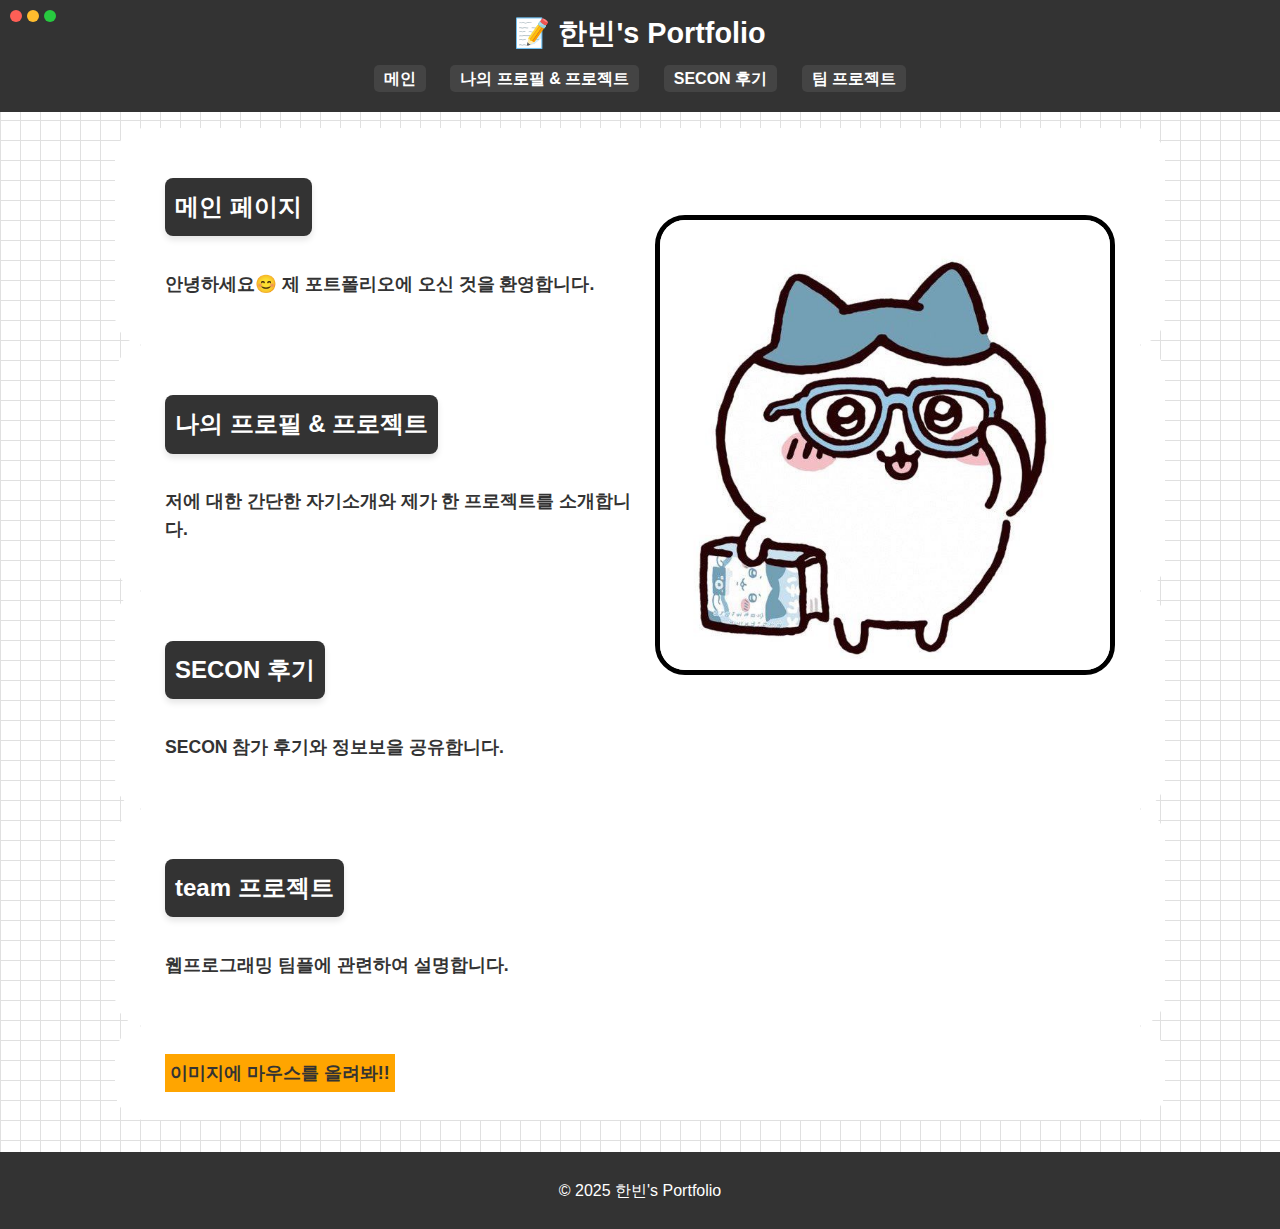
<file: index.html>
<!DOCTYPE html>
<html lang="ko">
  <head>
    <meta charset="UTF-8" />
    <meta name="viewport" content="width=device-width, initial-scale=1.0" />
    <title>한빈's Portfolio</title>
    <link rel="stylesheet" href="styles.css" />
    <style>
      /* 반응형 이미지 스타일 */
      @media (max-width: 480px) {
        img {
          max-width: 100% !important;
          height: auto !important;
        }
      }
    </style>
  </head>
  <body>
    <header>
      <div class="header-dots">
        <span class="dot red"></span>
        <span class="dot yellow"></span>
        <span class="dot green"></span>
      </div>
      <h1>📝 한빈's Portfolio</h1>
      <nav>
        <a href="index.html">메인</a>
        <a href="my.html">나의 프로필 & 프로젝트</a>
        <a href="secon.html">SECON 후기</a>
        <a href="team.html">팀 프로젝트</a>
      </nav>
    </header>

    <main>
      <section id="main" class="container" style="padding: 30px 50px;">
        <h2>메인 페이지</h2>
        <p>안녕하세요😊 제 포트폴리오에 오신 것을 환영합니다.</p>
        <img
          src="images/book.png"
          alt="Book Image"
          title="안녕!! 내 이름은 박한빈이야"
          style="
            float: right;
            margin-left: 10px;
            max-width: 450px;
            margin-top: -100px;
          "
        />
      </section>

      <section id="profile" class="container" style="padding: 30px 50px;">
        <h2>나의 프로필 & 프로젝트</h2>
        <p>저에 대한 간단한 자기소개와 제가 한 프로젝트를 소개합니다.</p>
      </section>

      <section id="secon" class="container" style="padding: 30px 50px;">
        <h2>SECON 후기</h2>
        <p>SECON 참가 후기와 정보보을 공유합니다.</p>
      </section>

      <section id="team" class="container" style="padding: 30px 50px;">
        <h2>team 프로젝트</h2>
        <p>웹프로그래밍 팀플에 관련하여 설명합니다.</p>
      </section>

      <section class="container" style="padding: 10px 50px;">
        <p
          style="background-color: orange; display: inline-block; padding: 5px"
        >
          이미지에 마우스를 올려봐!!
        </p>
      </section>
    </main>

    <footer>
      <p>© 2025 한빈's Portfolio</p>
    </footer>
  </body>
</html>
</file>
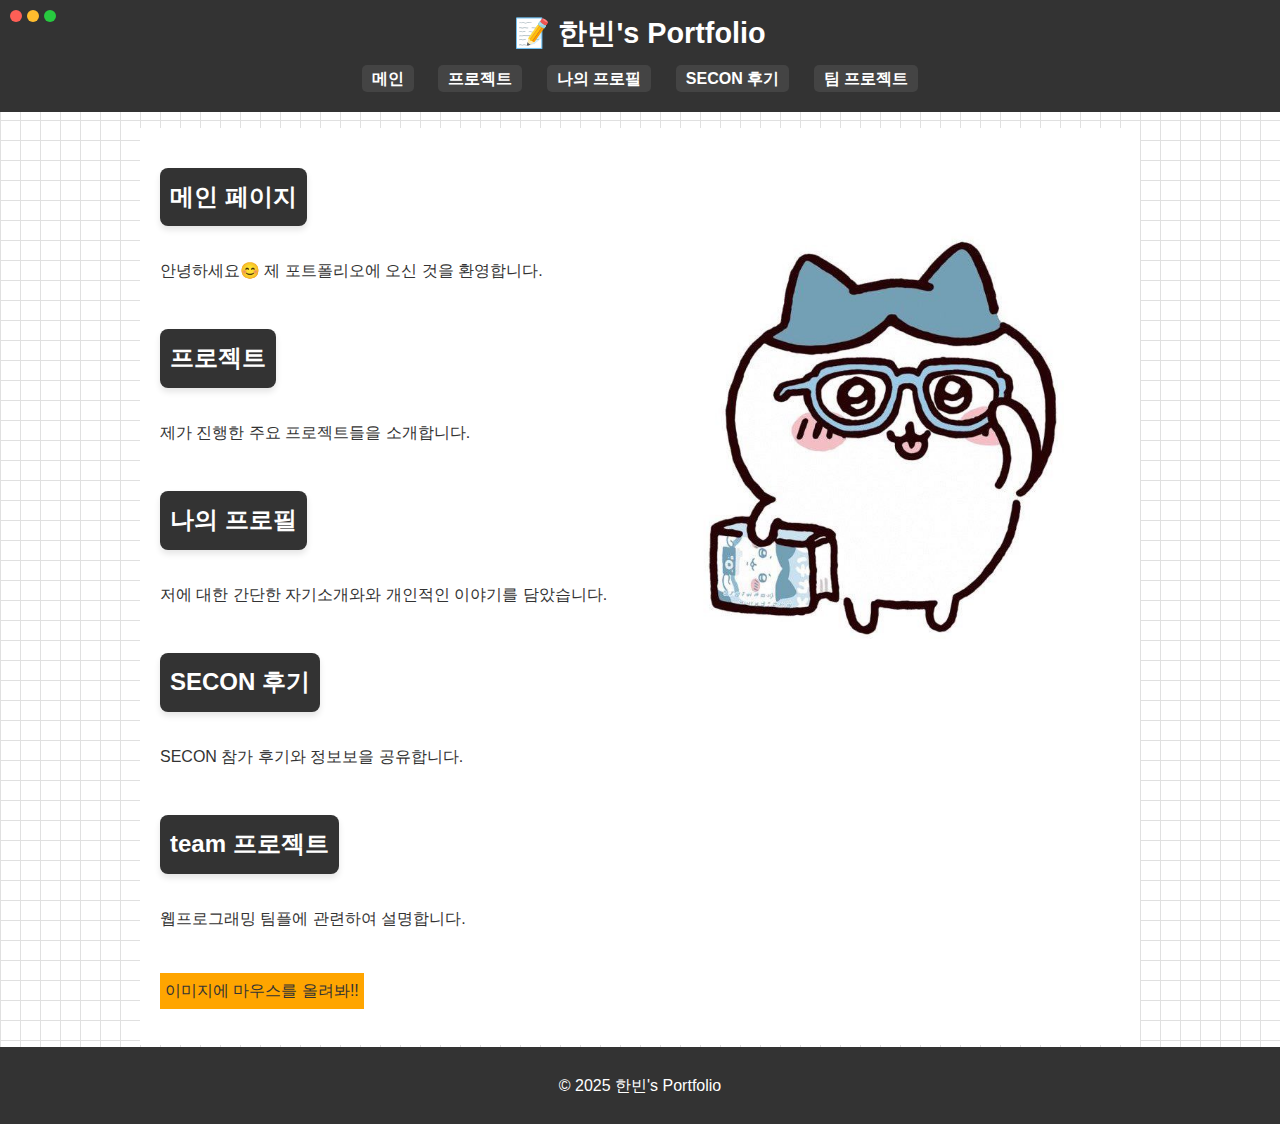
<file: 개인 사이트/index.html>
<!DOCTYPE html>
<html lang="ko">
  <head>
    <meta charset="UTF-8" />
    <meta name="viewport" content="width=device-width, initial-scale=1.0" />
    <title>한빈's Portfolio</title>
    <link rel="stylesheet" href="styles.css" />
  </head>
  <body>
    <header>
      <div class="header-dots">
        <span class="dot red"></span>
        <span class="dot yellow"></span>
        <span class="dot green"></span>
      </div>
      <h1>📝 한빈's Portfolio</h1>
      <nav>
        <a href="index.html">메인</a>
        <a href="projects.html">프로젝트</a>
        <a href="my.html">나의 프로필</a>
        <a href="secon.html">SECON 후기</a>
        <a href="team.html">팀 프로젝트</a>
      </nav>
    </header>

    <main>
      <section id="main" class="container">
        <h2>메인 페이지</h2>
        <p>안녕하세요😊 제 포트폴리오에 오신 것을 환영합니다.</p>
        <img
          src="images/book.png"
          alt="Book Image"
          title="안녕!! 내 이름은 박한빈이야"
          style="
            float: right;
            margin-left: 10px;
            max-width: 450px;
            margin-top: -100px;
          "
        />
      </section>

      <section id="projects" class="container">
        <h2>프로젝트</h2>
        <p>제가 진행한 주요 프로젝트들을 소개합니다.</p>
      </section>

      <section id="profile" class="container">
        <h2>나의 프로필</h2>
        <p>저에 대한 간단한 자기소개와와 개인적인 이야기를 담았습니다.</p>
      </section>

      <section id="secon" class="container">
        <h2>SECON 후기</h2>
        <p>SECON 참가 후기와 정보보을 공유합니다.</p>
      </section>

      <section id="team" class="container">
        <h2>team 프로젝트</h2>
        <p>웹프로그래밍 팀플에 관련하여 설명합니다.</p>
      </section>

      <section class="container">
        <p
          style="background-color: orange; display: inline-block; padding: 5px"
        >
          이미지에 마우스를 올려봐!!
        </p>
      </section>
    </main>

    <footer>
      <p>© 2025 한빈's Portfolio</p>
    </footer>
  </body>
</html>
</file>
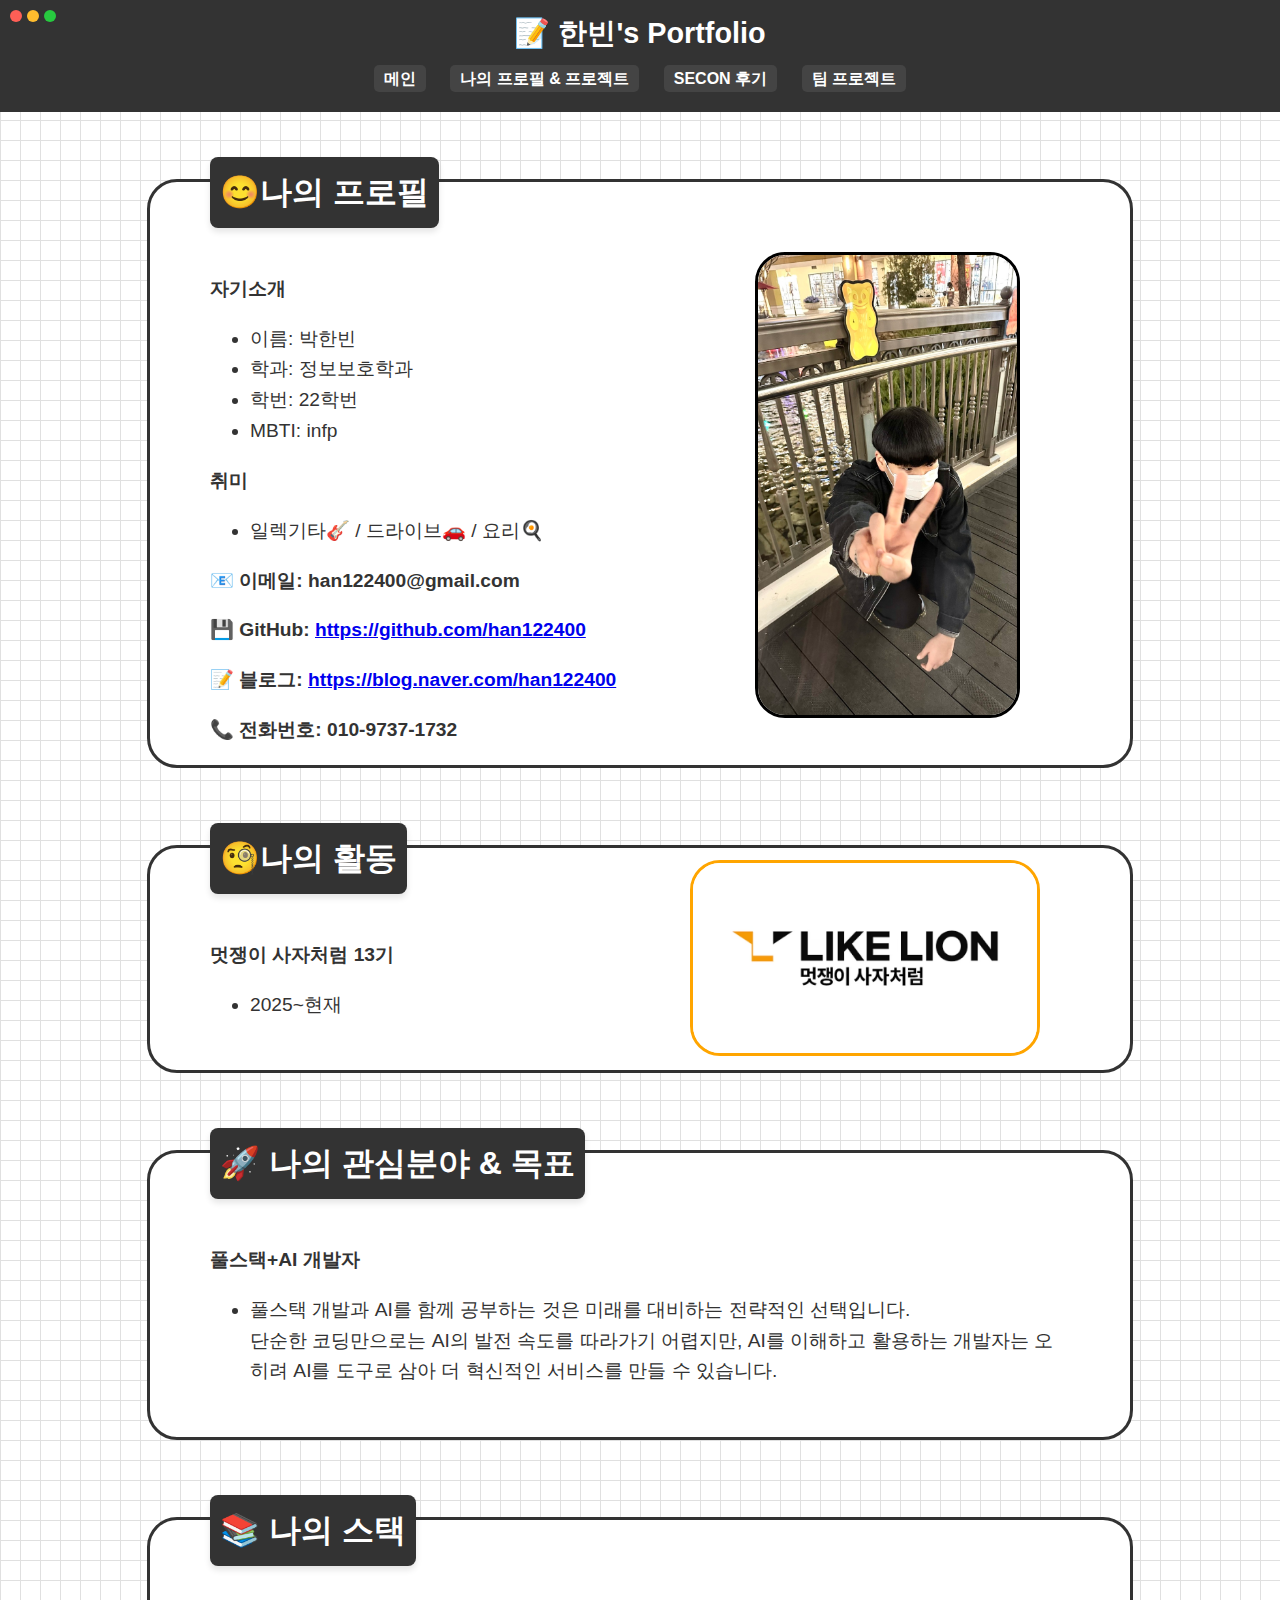
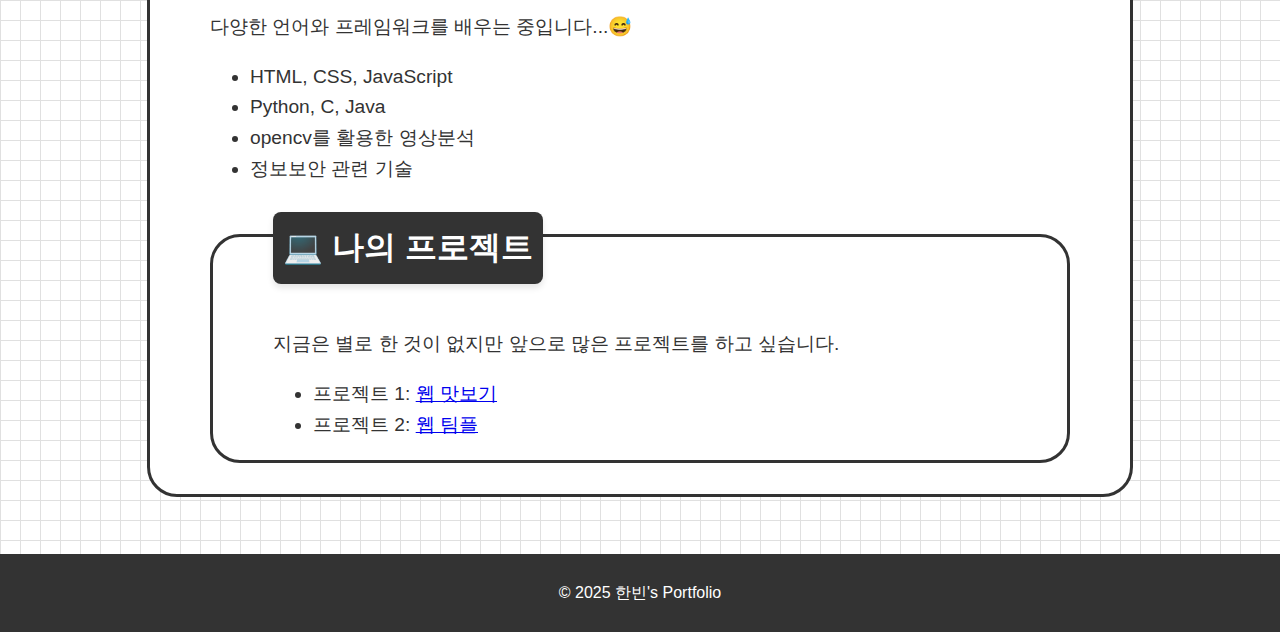
<file: my.html>
<!DOCTYPE html>
<html lang="ko">
  <head>
    <meta charset="UTF-8" />
    <meta name="viewport" content="width=device-width, initial-scale=1.0" />
    <title>프로필 & 프로젝트 - 한빈's Portfolio</title>
    <link rel="stylesheet" href="styles.css" />
    <style>
      /* 반응형 이미지 스타일 */
      @media (max-width: 480px) {
        img {
          max-width: 100% !important;
          height: auto !important;
        }
      }
    </style>
  </head>
  <body>
    <header>
      <div class="header-dots">
        <span class="dot red"></span>
        <span class="dot yellow"></span>
        <span class="dot green"></span>
      </div>
      <h1>📝 한빈's Portfolio</h1>
      <nav>
        <a href="index.html">메인</a>
        <a href="my.html">나의 프로필 & 프로젝트</a>
        <a href="secon.html">SECON 후기</a>
        <a href="team.html">팀 프로젝트</a>
      </nav>
    </header>
    <main>
      <br/><br/>
      <section class="my-container">
        <h2 class="my-h2">😊나의 프로필</h2>
        <img src="images/me_2.jpg" alt="me_2" style="max-width: 400px; height: 460px; border: 3px solid rgb(0, 0, 0); 
        float: right; margin-right: 50px; margin-top: 70px;" />
        <p style="font-weight: 800">자기소개</p>
        <ul>
          <li>이름: 박한빈</li>
          <li>학과: 정보보호학과</li>
          <li>학번: 22학번</li>
          <li>MBTI: infp</li>
        </ul>
        <p style="font-weight: 800">취미</p>
        <ul>
          <li>일렉기타🎸 / 드라이브🚗 / 요리🍳</li>
        </ul>
        <p style="font-weight: 700">📧 이메일: han122400@gmail.com</p>
        <p style="font-weight: 700">
          💾 GitHub:
          <a href="https://github.com/han122400" target="_blank"
            >https://github.com/han122400</a>
        </p>
        <p style="font-weight: 700">
          📝 블로그:
          <a href="https://blog.naver.com/han122400" target="_blank"
            >https://blog.naver.com/han122400</a>
        </p>
        <p style="font-weight: 700">📞 전화번호: 010-9737-1732</p>
      </section>
      <br/><br/><br/>

      <section class="my-container">
        <h2 class="my-h2">🧐나의 활동</h2>
        <p style="font-weight: 700">멋쟁이 사자처럼 13기</p>
        <ul>
          <li>2025~현재</li>
        </ul>
        <img src="images/lion.png" alt="Lion Image" style="max-width: 350px; height: 190px; border: 3px solid orange; 
        float: right; margin-right: 30px; margin-top: -180px;" />
        <br/>
      </section>
      <br/><br/><br/>

      <section class="my-container">
        <h2 class="my-h2">🚀 나의 관심분야 & 목표</h2>
        <p style="font-weight: 700">풀스택+AI 개발자</p>
        <ul>
          <li>풀스택 개발과 AI를 함께 공부하는 것은 미래를 대비하는 전략적인 선택입니다.<br/>
            단순한 코딩만으로는 AI의 발전 속도를 따라가기 어렵지만, AI를 이해하고 활용하는 개발자는 오히려 AI를 도구로 삼아 더 혁신적인 서비스를 만들 수 있습니다.
            </li>
        </ul>
        <br/>
      </section>
      <br/><br/><br/>

      <section class="my-container">
        <h2 class="my-h2">📚 나의 스택</h2>
        <p>다양한 언어와 프레임워크를 배우는 중입니다...😅</p>
        <ul>
          <li>HTML, CSS, JavaScript</li>
          <li>Python, C, Java</li>
          <li>opencv를 활용한 영상분석</li>
          <li>정보보안 관련 기술</li>
        </ul>
        <br/>
      <section class="my-container">
        <h2 class="my-h2">💻 나의 프로젝트</h2>
        <p>지금은 별로 한 것이 없지만 앞으로 많은 프로젝트를 하고 싶습니다.</p>
        <ul>
          <li>프로젝트 1: <a href="https://github.com/han122400/Web_HTML_0405" target="_blank"
            >웹 맛보기</a></li>
          <li>프로젝트 2: <a href="https://github.com/han122400/HCJDEMO" target="_blank"
            >웹 팀플</a></li>
        </ul>
      </section>
      <br/>

    </main>
    <br/>
    <footer>
      <p>© 2025 한빈's Portfolio</p>
    </footer>
  </body>
</html>
</file>
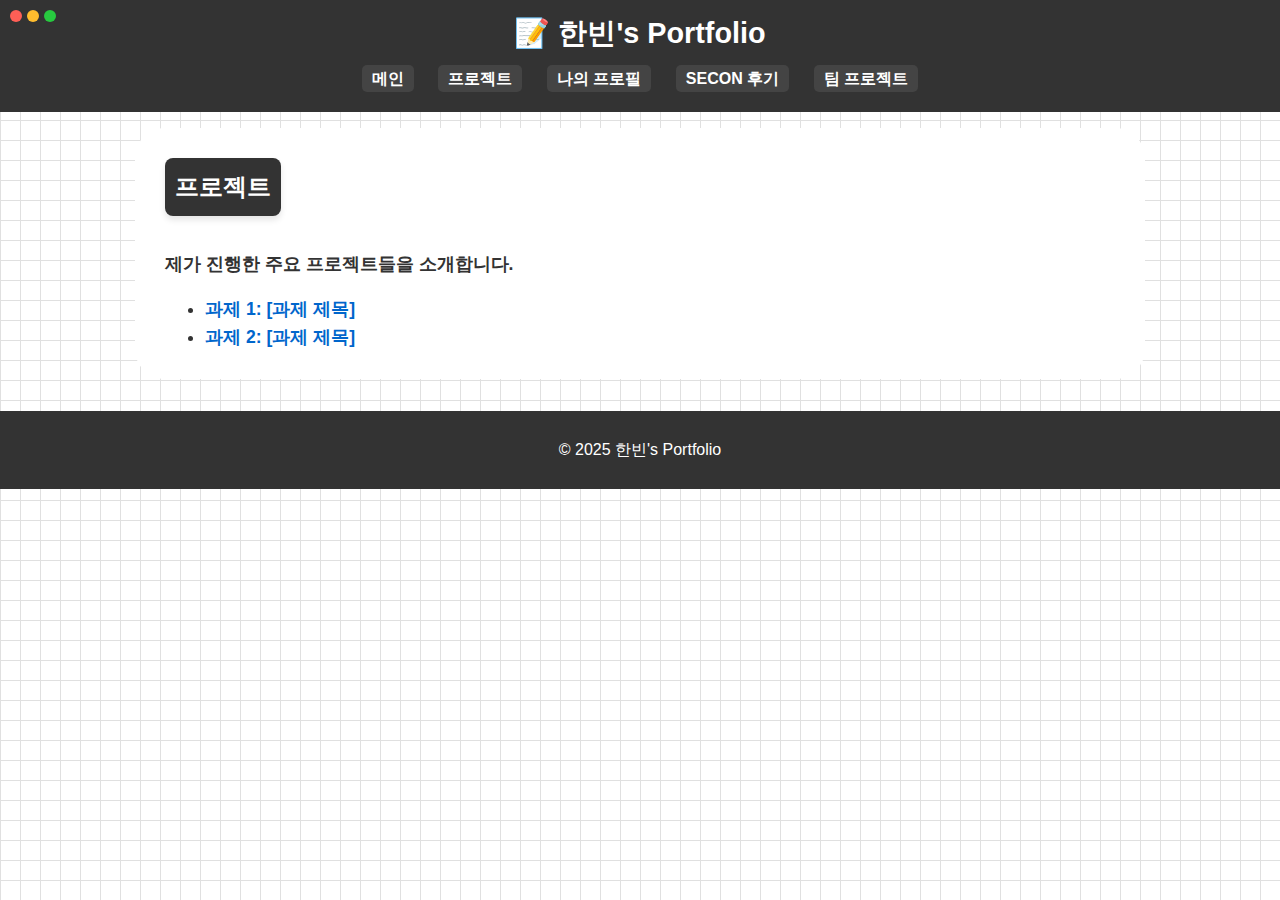
<file: projects.html>
<!DOCTYPE html>
<html lang="ko">
  <head>
    <meta charset="UTF-8" />
    <meta name="viewport" content="width=device-width, initial-scale=1.0" />
    <title>프로젝트 - 한빈's Portfolio</title>
    <link rel="stylesheet" href="styles.css" />
  </head>
  <body>
    <header>
      <div class="header-dots">
        <span class="dot red"></span>
        <span class="dot yellow"></span>
        <span class="dot green"></span>
      </div>
      <h1>📝 한빈's Portfolio</h1>
      <nav>
        <a href="index.html">메인</a>
        <a href="projects.html">프로젝트</a>
        <a href="my.html">나의 프로필</a>
        <a href="secon.html">SECON 후기</a>
        <a href="team.html">팀 프로젝트</a>
      </nav>
    </header>
    <main>
      <section class="container">
        <h2>프로젝트</h2>
        <p>제가 진행한 주요 프로젝트들을 소개합니다.</p>
        <ul>
          <li>
            <a href="https://your-assignment1.com" target="_blank"
              >과제 1: [과제 제목]</a
            >
          </li>
          <li>
            <a href="https://your-assignment2.com" target="_blank"
              >과제 2: [과제 제목]</a
            >
          </li>
          <!-- 추가 과제 링크 -->
        </ul>
      </section>
    </main>
    <footer>
      <p>© 2025 한빈's Portfolio</p>
    </footer>
  </body>
</html>
</file>
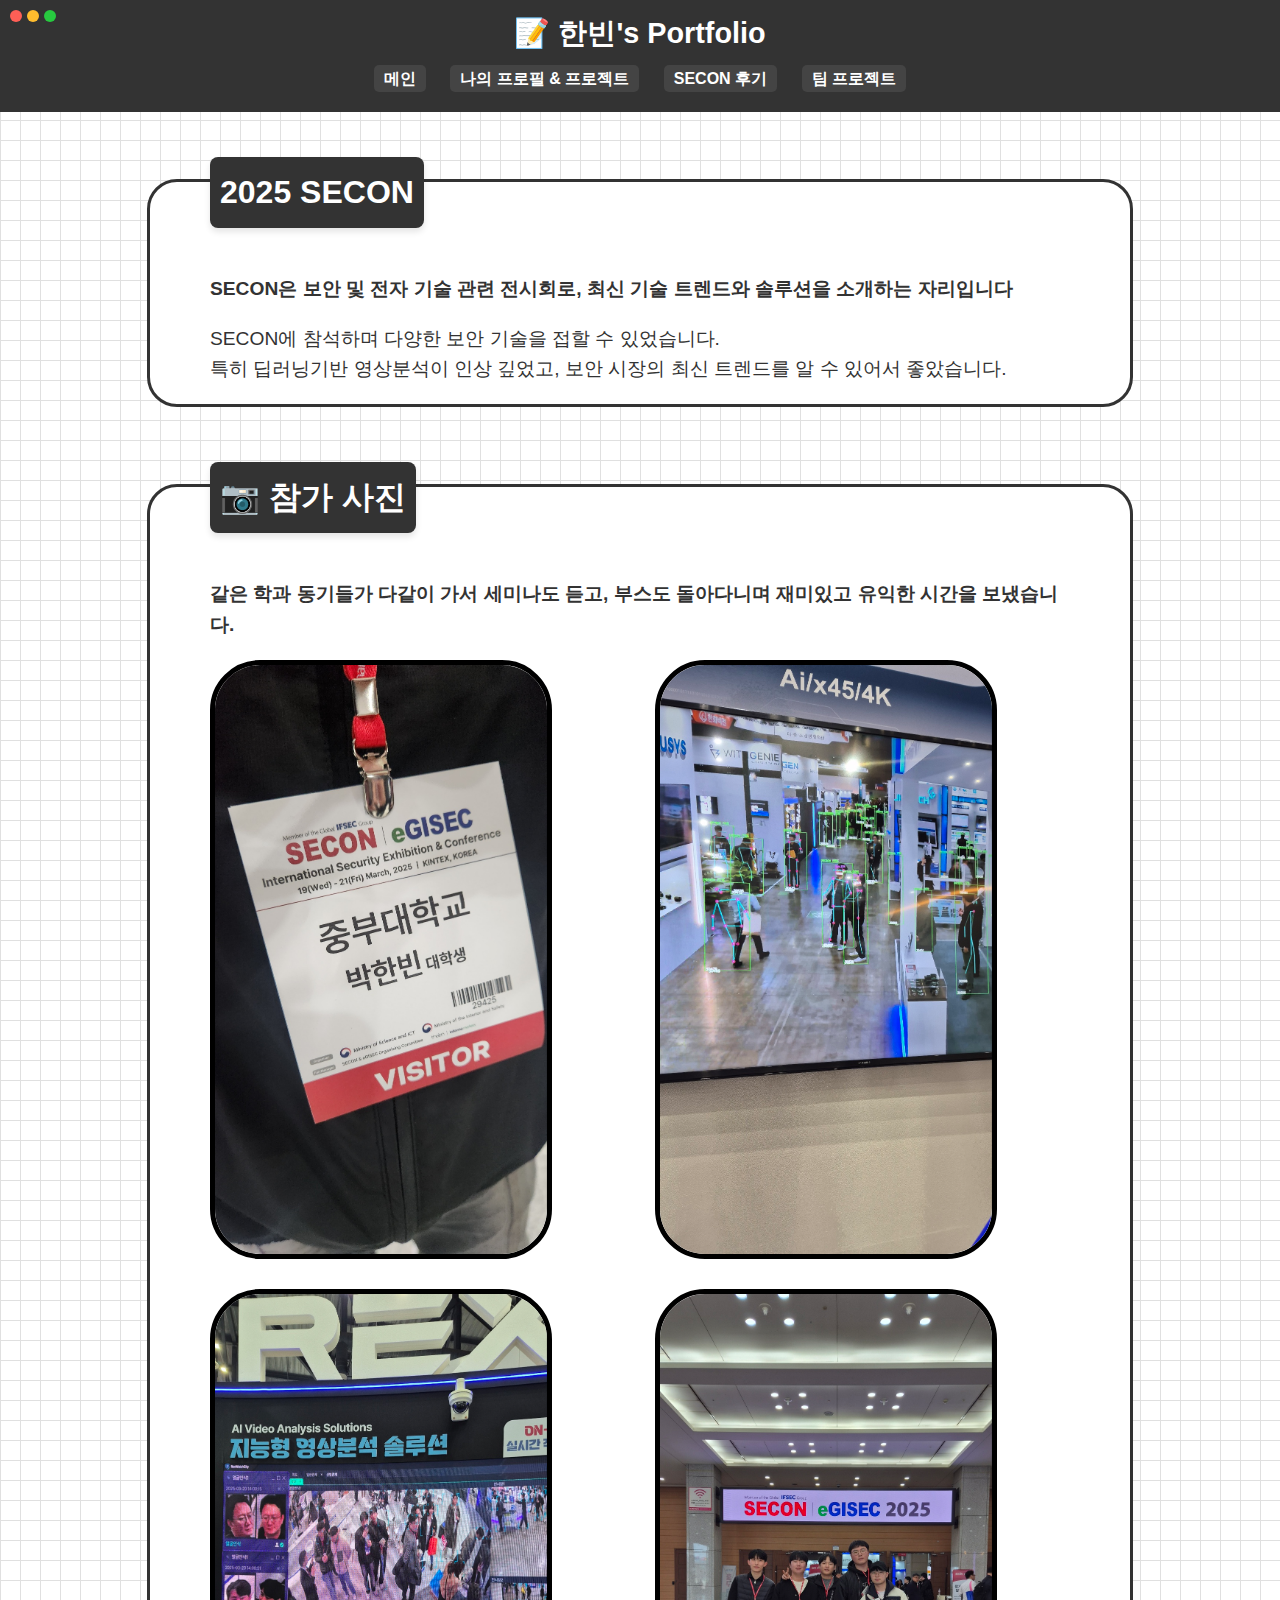
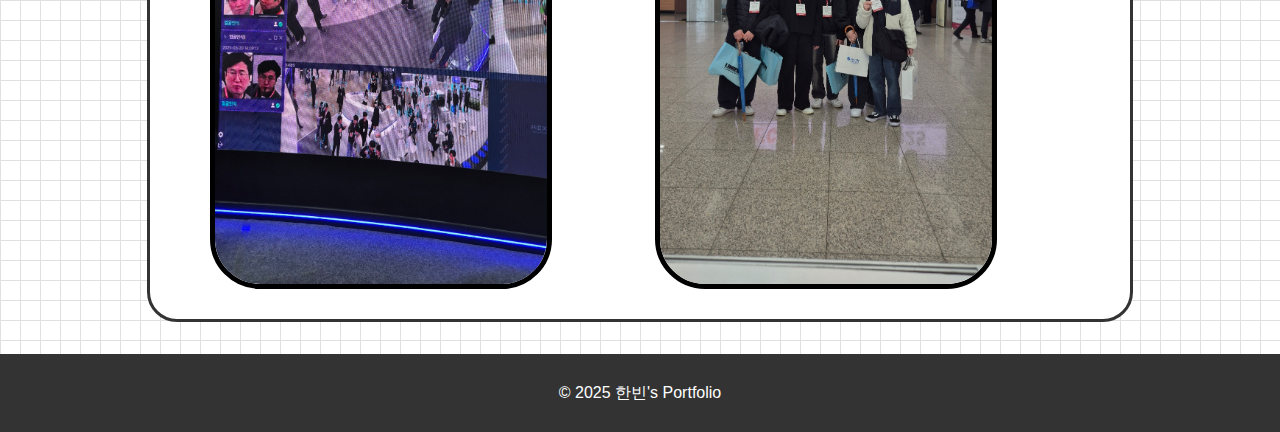
<file: secon.html>
<!DOCTYPE html>
<html lang="ko">
  <head>
    <meta charset="UTF-8" />
    <meta name="viewport" content="width=device-width, initial-scale=1.0" />
    <title>SECON 후기 - 한빈's Portfolio</title>
    <link rel="stylesheet" href="styles.css" />
    <style>
      /* 반응형 이미지 스타일 */
      @media (max-width: 480px) {
        img {
          max-width: 100% !important;
          height: auto !important;
        }
      }
    </style>
  </head>
  <body>
    <header>
      <div class="header-dots">
        <span class="dot red"></span>
        <span class="dot yellow"></span>
        <span class="dot green"></span>
      </div>
      <h1>📝 한빈's Portfolio</h1>
      <nav>
        <a href="index.html">메인</a>
        <a href="my.html">나의 프로필 & 프로젝트</a>
        <a href="secon.html">SECON 후기</a>
        <a href="team.html">팀 프로젝트</a>
      </nav>
    </header>
    <br/><br/>
    <main>
      <section class="my-container">
        <h2 class="my-h2">2025 SECON</h2>
        <p style="font-weight: 700">
          SECON은 보안 및 전자 기술 관련 전시회로, 최신 기술 트렌드와 솔루션을
          소개하는 자리입니다
        </p>
        <p>
          SECON에 참석하며 다양한 보안 기술을 접할 수 있었습니다.<br/>특히
          딥러닝기반 영상분석이 인상 깊었고, 보안 시장의 최신 트렌드를 알 수 있어서 좋았습니다.
        </p>
      </section>
      <br/><br/><br/>

        <section class="my-container">
          <h2 class="my-h2">📷 참가 사진</h2>
          <p style="font-weight: 700">
            같은 학과 동기들가 다같이 가서 세미나도 듣고, 부스도 돌아다니며 재미있고 유익한 시간을 보냈습니다.</p>
          <div style="display: grid; grid-template-columns: repeat(2, 1fr); gap: 30px;">
            <img src="images/secon_1.jpg" alt="SECON 1" style="width: 80%; border-radius: 50px;">
            <img src="images/secon_2.jpg" alt="SECON 2" style="width: 80%; border-radius: 50px;">
            <img src="images/secon_3.jpg" alt="SECON 3" style="width: 80%; border-radius: 50px;">
            <img src="images/secon_4.jpg" alt="SECON 4" style="width: 80%; border-radius: 50px;">
          </div>
          <br/>
        </section>
    </main>
    <footer>
      <p>© 2025 한빈's Portfolio</p>
    </footer>
  </body>
</html>
</file>
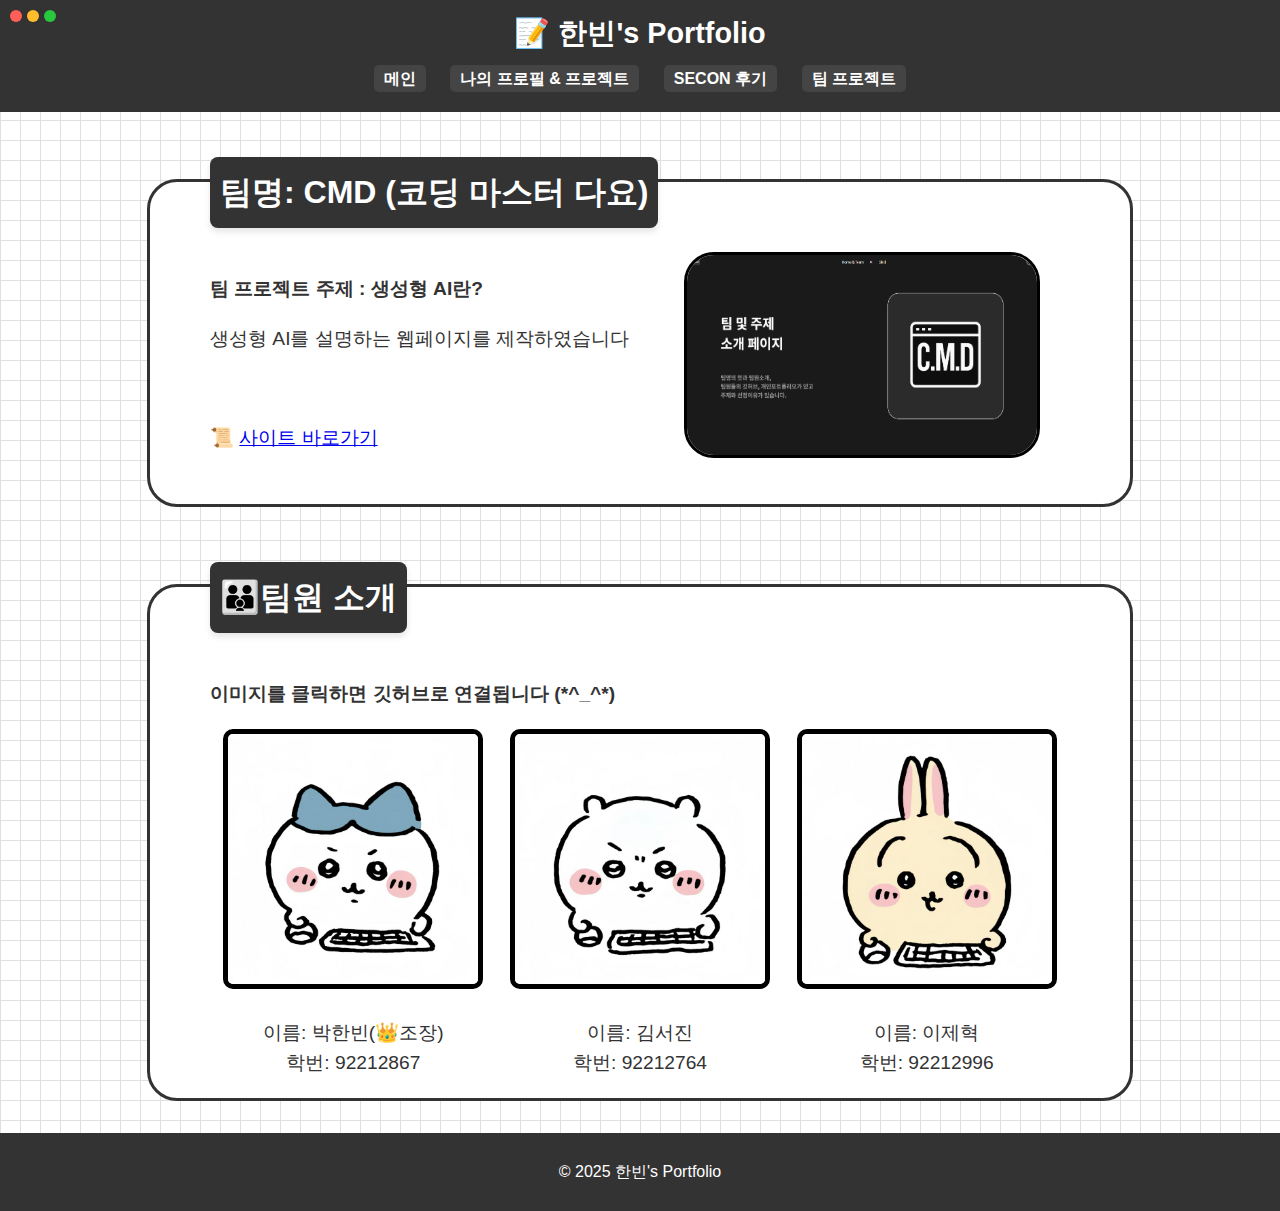
<file: team.html>
<!DOCTYPE html>
<html lang="ko">
  <head>
    <meta charset="UTF-8" />
    <meta name="viewport" content="width=device-width, initial-scale=1.0" />
    <title>팀 - 한빈's Portfolio</title>
    <link rel="stylesheet" href="styles.css" />
    <style>
      /* 반응형 이미지 스타일 */
      @media (max-width: 480px) {
        img {
          max-width: 100% !important;
          height: auto !important;
        }
      }
    </style>
  </head>
  <body>
    <header>
      <div class="header-dots">
        <span class="dot red"></span>
        <span class="dot yellow"></span>
        <span class="dot green"></span>
      </div>
      <h1>📝 한빈's Portfolio</h1>
      <nav>
        <a href="index.html">메인</a>
        <a href="my.html">나의 프로필 & 프로젝트</a>
        <a href="secon.html">SECON 후기</a>
        <a href="team.html">팀 프로젝트</a>
      </nav>
    </header>
    <br/><br/>
    <main>
      <section class="my-container">
        <h2 class="my-h2">팀명: CMD (코딩 마스터 다요)</h2>
        <img src="images/team_web.png" alt="team_web" style="max-width: 350px; height: 200px; border: 3px solid rgb(0, 0, 0); 
        float: right; margin-right: 30px; margin-top: 70px;" />
        <p style="font-weight: 700">
          팀 프로젝트 주제 : 생성형 AI란?</p>
        <p>생성형 AI를 설명하는 웹페이지를 제작하였습니다</p><br/>
        <p>📜 <a href="https://cmdproject.vercel.app/" target="_blank"
          >사이트 바로가기</a></p>
        <br/>
      </section>
      <br/><br/><br/>
      <section class="my-container">
        <h2 class="my-h2">👨‍👨‍👦팀원 소개</h2>
        <p style="font-weight: 700">이미지를 클릭하면 깃허브로 연결됩니다 (*^_^*)</p>
        <div style="display: flex; justify-content: space-around;">
          <div style="text-align: center;">
            <a href="https://github.com/han122400" target="_blank">
              <img src="images/team_1.png" alt="박한빈" style="width: 250px; height: 250px; border-radius: 10px;">
            </a>
            <p>이름: 박한빈(👑조장)<br>학번: 92212867</p>
          </div>
          <div style="text-align: center;">
            <a href="https://github.com/Daru0613" target="_blank">
              <img src="images/team_2.png" alt="김서진" style="width: 250px; height: 250px; border-radius: 10px;">
            </a>
            <p>이름: 김서진<br>학번: 92212764</p>
          </div>
          <div style="text-align: center;">
            <a href="https://github.com/dlwpgur03" target="_blank">
              <img src="images/team_3.png" alt="이제혁" style="width: 250px; height: 250px; border-radius: 10px;">
            </a>
            <p>이름: 이제혁<br>학번: 92212996</p>
          </div>
        </div>
      </section>
    </main>
    <footer>
      <p>© 2025 한빈's Portfolio</p>
    </footer>
  </body>
</html>
</file>
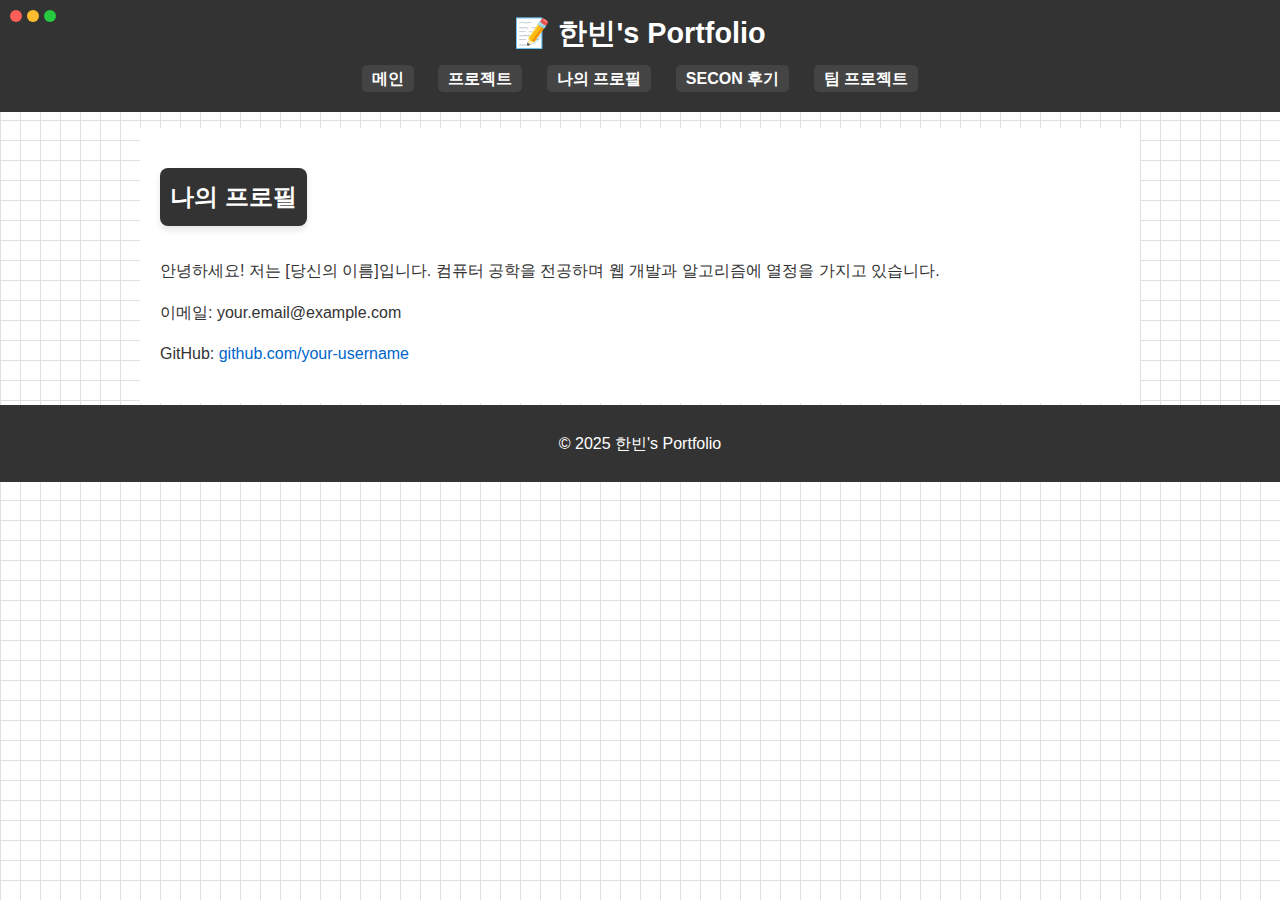
<file: 개인 사이트/my.html>
<!DOCTYPE html>
<html lang="ko">
  <head>
    <meta charset="UTF-8" />
    <meta name="viewport" content="width=device-width, initial-scale=1.0" />
    <title>소개 및 연락처 - 한빈's Portfolio</title>
    <link rel="stylesheet" href="styles.css" />
  </head>
  <body>
    <header>
      <div class="header-dots">
        <span class="dot red"></span>
        <span class="dot yellow"></span>
        <span class="dot green"></span>
      </div>
      <h1>📝 한빈's Portfolio</h1>
      <nav>
        <a href="index.html">메인</a>
        <a href="projects.html">프로젝트</a>
        <a href="my.html">나의 프로필</a>
        <a href="secon.html">SECON 후기</a>
        <a href="team.html">팀 프로젝트</a>
      </nav>
    </header>
    <main>
      <section class="container">
        <h2>나의 프로필</h2>
        <p>
          안녕하세요! 저는 [당신의 이름]입니다. 컴퓨터 공학을 전공하며 웹 개발과
          알고리즘에 열정을 가지고 있습니다.
        </p>
        <p>이메일: your.email@example.com</p>
        <p>
          GitHub:
          <a href="https://github.com/your-username" target="_blank"
            >github.com/your-username</a
          >
        </p>
        <!-- 실제 이메일과 GitHub URL로 교체하세요 -->
      </section>
    </main>
    <footer>
      <p>© 2025 한빈's Portfolio</p>
    </footer>
  </body>
</html>
</file>
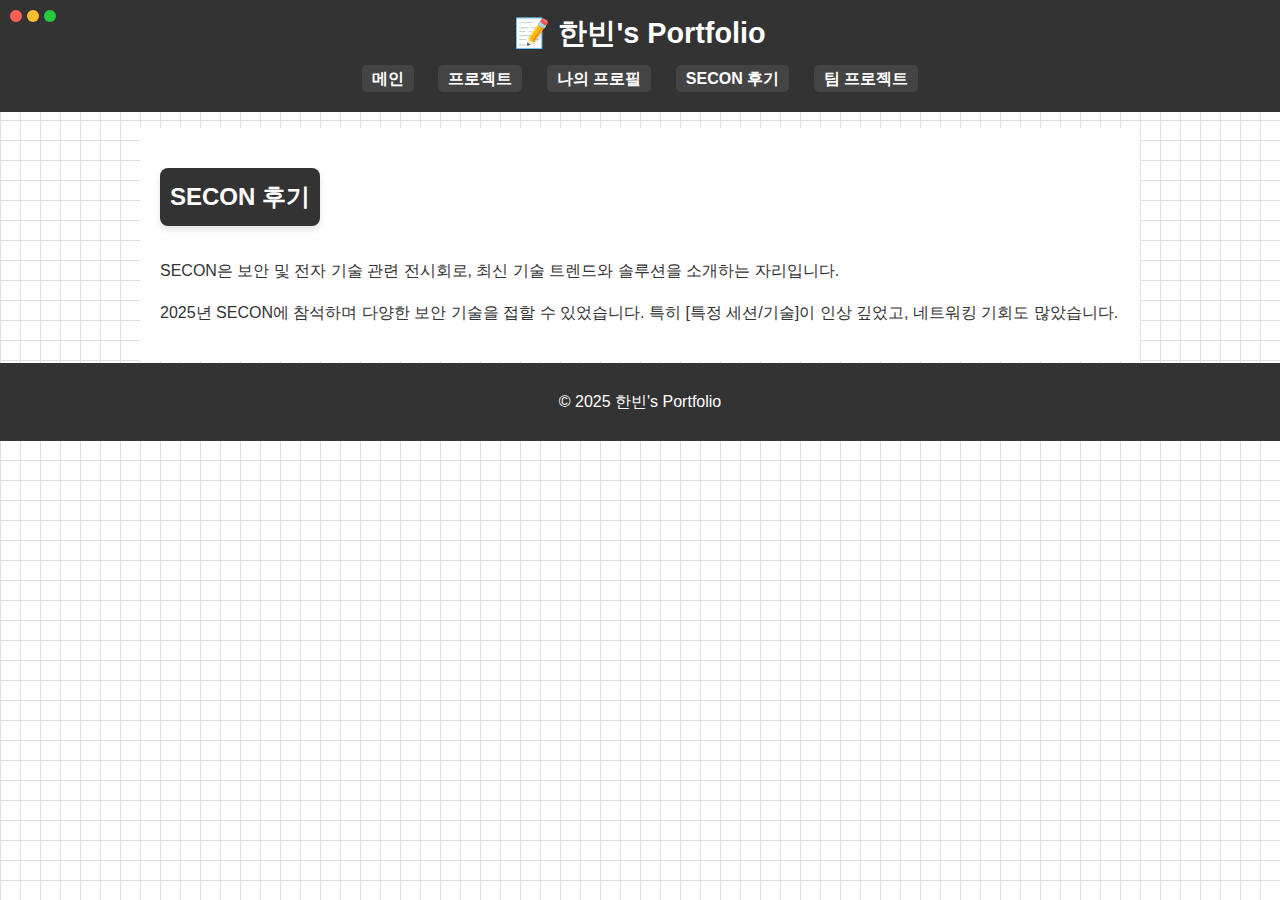
<file: 개인 사이트/secon.html>
<!DOCTYPE html>
<html lang="ko">
  <head>
    <meta charset="UTF-8" />
    <meta name="viewport" content="width=device-width, initial-scale=1.0" />
    <title>SECON 후기 - 한빈's Portfolio</title>
    <link rel="stylesheet" href="styles.css" />
  </head>
  <body>
    <header>
      <div class="header-dots">
        <span class="dot red"></span>
        <span class="dot yellow"></span>
        <span class="dot green"></span>
      </div>
      <h1>📝 한빈's Portfolio</h1>
      <nav>
        <a href="index.html">메인</a>
        <a href="projects.html">프로젝트</a>
        <a href="my.html">나의 프로필</a>
        <a href="secon.html">SECON 후기</a>
        <a href="team.html">팀 프로젝트</a>
      </nav>
    </header>
    <main>
      <section class="container">
        <h2>SECON 후기</h2>
        <p>
          SECON은 보안 및 전자 기술 관련 전시회로, 최신 기술 트렌드와 솔루션을
          소개하는 자리입니다.
        </p>
        <p>
          2025년 SECON에 참석하며 다양한 보안 기술을 접할 수 있었습니다. 특히
          [특정 세션/기술]이 인상 깊었고, 네트워킹 기회도 많았습니다.
        </p>
      </section>
    </main>
    <footer>
      <p>© 2025 한빈's Portfolio</p>
    </footer>
  </body>
</html>
</file>
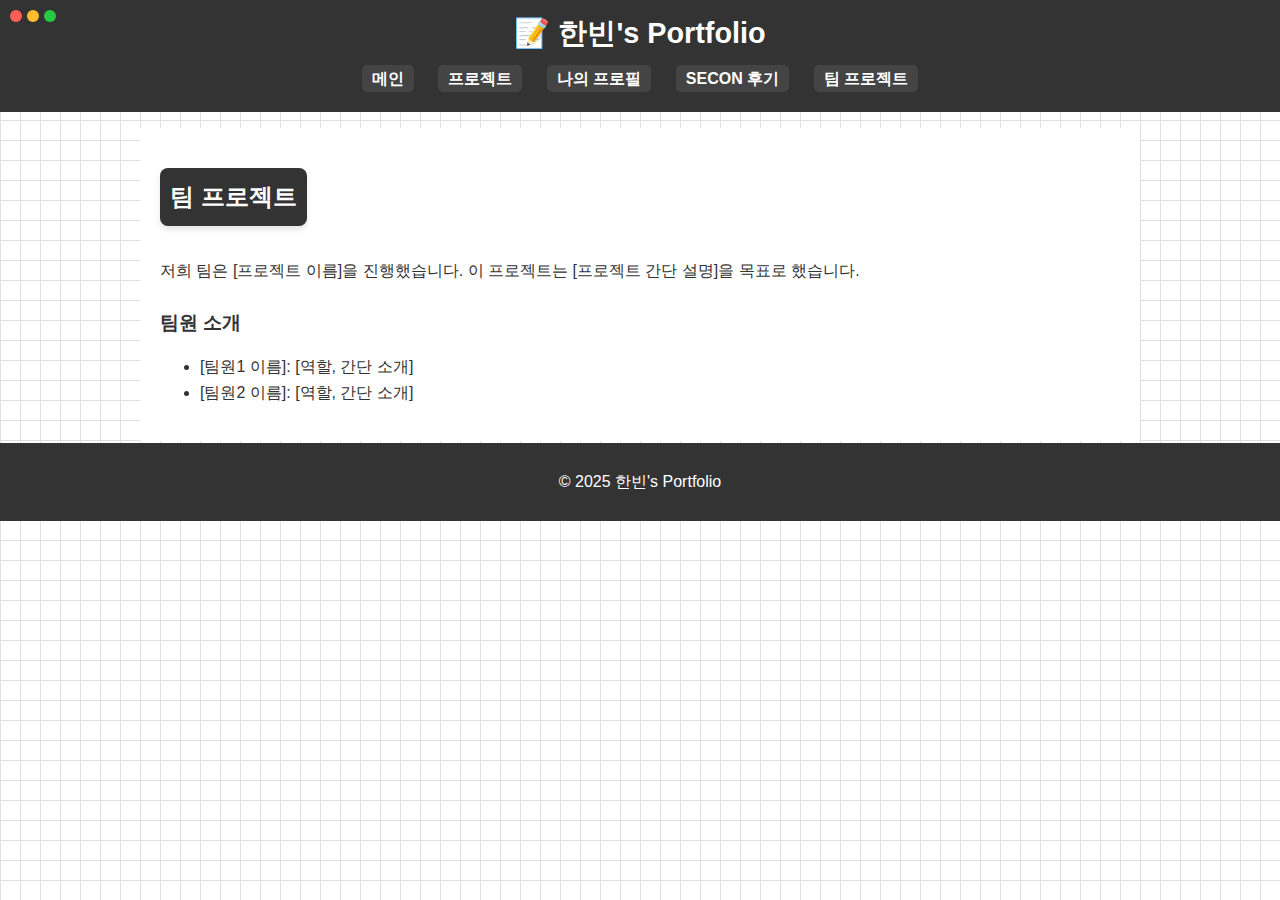
<file: 개인 사이트/team.html>
<!DOCTYPE html>
<html lang="ko">
  <head>
    <meta charset="UTF-8" />
    <meta name="viewport" content="width=device-width, initial-scale=1.0" />
    <title>팀 - 한빈's Portfolio</title>
    <link rel="stylesheet" href="styles.css" />
  </head>
  <body>
    <header>
      <div class="header-dots">
        <span class="dot red"></span>
        <span class="dot yellow"></span>
        <span class="dot green"></span>
      </div>
      <h1>📝 한빈's Portfolio</h1>
      <nav>
        <a href="index.html">메인</a>
        <a href="projects.html">프로젝트</a>
        <a href="my.html">나의 프로필</a>
        <a href="secon.html">SECON 후기</a>
        <a href="team.html">팀 프로젝트</a>
      </nav>
    </header>
    <main>
      <section class="container">
        <h2>팀 프로젝트</h2>
        <p>
          저희 팀은 [프로젝트 이름]을 진행했습니다. 이 프로젝트는 [프로젝트 간단
          설명]을 목표로 했습니다.
        </p>
        <h3>팀원 소개</h3>
        <ul>
          <li>[팀원1 이름]: [역할, 간단 소개]</li>
          <li>[팀원2 이름]: [역할, 간단 소개]</li>
          <!-- 추가 팀원 -->
        </ul>
      </section>
    </main>
    <footer>
      <p>© 2025 한빈's Portfolio</p>
    </footer>
  </body>
</html>
</file>
<file: styles.css>
/* 기본적인 body 스타일 설정 */
body {
  font-family: Arial, sans-serif;
  line-height: 1.6;
  margin: 0;
  padding: 0;
  color: #333;
  background-color: #ffffff; /* 기본 배경색 */
  background-image: linear-gradient(90deg, #e0e0e0 1px, transparent 1px),
    linear-gradient(180deg, #e0e0e0 1px, transparent 1px);
  background-size: 20px 20px; /* 체크무늬 크기 */

}

/* 헤더 스타일 설정 */
header {
  background-color: #333;
  color: white;
  text-align: center;
  padding: 10px 0;
  position: sticky;
  top: 0;
  z-index: 100;
}

/* 헤더 내부 h1 스타일 설정 */
header h1 {
  margin: 0;
  font-size: 1.8rem;
}

/* 네비게이션 바 스타일 설정 */
nav {
  background-color: #333;
  padding: 10px 0;
}

/* 네비게이션 링크 스타일 설정 */
nav a {
  color: white;
  text-decoration: none;
  margin: 0 10px;
  font-size: 1rem;
  transition: color 0.3s, background-color 0.3s;
  position: relative;
  padding: 5px 10px; /* 텍스트 주변에 여백 추가 */
  background-color: #444; /* 배경색 추가 */
  border-radius: 5px; /* 둥근 모서리 */
  font-weight: bold; /* 텍스트 굵게 */
}

/* 네비게이션 링크 호버 스타일 설정 */
nav a:hover {
  color: #ddd;
  background-color: #555; /* 호버 시 배경색 변경 */
}

/* 네비게이션 링크 밑줄 애니메이션 설정 */
nav a::after {
  content: '';
  position: absolute;
  left: 0;
  bottom: -2px;
  width: 0;
  height: 2px;
  background-color: #ddd;
  transition: width 0.3s ease-in-out;
}

/* 네비게이션 링크 호버 시 밑줄 애니메이션 */
nav a:hover::after {
  width: 100%;
}

/* 메인 콘텐츠 스타일 설정 */
main {
  padding-top: 1rem;
}

/* 메인 콘텐츠 내부 h2 스타일 설정 */
main h2 {
  font-size: 2rem;
  color: white;
  text-align: left;
  background: #333;
  display: inline-block;
  padding: 10px;
  border-radius: 8px;
  box-shadow: 0 4px 6px rgba(0, 0, 0, 0.1);
}

/* my.html 전용 h2 스타일 */
.my-h2 {
  font-size: 2rem;
  color: white;
  text-align: left;
  background: #333;
  display: inline-block;
  padding: 10px;
  border-radius: 8px;
  box-shadow: 0 4px 6px rgba(0, 0, 0, 0.1);

  margin-top: -100px; /* 상단 여백 추가 */
}

/* 섹션 스타일 설정 */
section {
  padding: 20px;
}

/* 컨테이너 스타일 설정 */
.container {
  max-width: 950px;
  margin: 0 auto;
  background: #fff;
  padding: 10px 30px; /* 패딩 추가 */
  margin-bottom: 0px; /* 공백을 더 줄이기 위해 값 조정 */
  border-radius: 30px; /* 모서리를 둥글게 설정 */

  font-size: 1.1rem; /* 텍스트 크기 증가 */
  font-weight: 600; /* 텍스트 굵게 설정 */
}

/* my 컨테이너 스타일 추가 */
.my-container {
  max-width: 860px;
  margin: 0 auto;
  background: #fff;
  padding: 0px 60px; /* 패딩 추가 */
  margin-bottom: 0px; /* 공백을 더 줄이기 위해 값 조정 */
  border-radius: 30px; /* 모서리를 둥글게 설정 */
  border: 3px solid #333; /* 검정색 테두리 추가 */

  font-size: 1.2rem; /* 텍스트 크기 증가 */
  font-weight: 500; /* 텍스트 굵게 설정 */
}

/* 컨테이너 내부 h1, h2 스타일 설정 */
.container h1,
.container h2 {
  font-size: 1.5rem;
  margin-bottom: 1rem;
}

/* 컨테이너 내부 h3 스타일 설정 */
.container h3 {
  font-size: 1.2rem;
  margin-top: 1.5rem;
  margin-bottom: 0.5rem;
}

/* 컨테이너 내부 링크 스타일 설정 */
.container a {
  color: #0066cc;
  text-decoration: none;
}

/* 컨테이너 내부 링크 호버 스타일 설정 */
.container a:hover {
  text-decoration: underline;
}

/* 버튼 스타일 설정 */
.btn {
  display: inline-block;
  padding: 8px 16px;
  background-color: #0066cc;
  color: white;
  text-decoration: none;
  margin-top: 1rem;
  transition: background-color 0.3s;
}

/* 버튼 호버 스타일 설정 */
.btn:hover {
  background-color: #0052a3;
}

/* 푸터 스타일 설정 */
footer {
  background-color: #333;
  color: white;
  text-align: center;
  padding: 10px 0;
  margin-top: 2rem;
}

/* 반응형 디자인 설정 */
@media (max-width: 768px) {
  /* 네비게이션 링크 반응형 스타일 설정 */
  nav a {
    display: inline-block;
    margin: 5px 10px;
  }

  /* 섹션 반응형 스타일 설정 */
  section {
    padding: 15px;
  }

  /* 컨테이너 내부 h1, h2 반응형 스타일 설정 */
  .container h1,
  .container h2 {
    font-size: 1.3rem;
  }

  /* 헤더 내부 h1 반응형 스타일 설정 */
  header h1 {
    font-size: 1.5rem;
  }
}

/* 반응형 디자인 추가 */
@media (max-width: 480px) {
  /* 헤더 내부 h1 모바일 스타일 */
  header h1 {
    font-size: 1.2rem;
  }

  /* 네비게이션 링크 모바일 스타일 */
  nav a {
    font-size: 0.9rem;
    padding: 5px;
  }

  /* 컨테이너 모바일 스타일 */
  .container {
    padding: 10px;
    font-size: 1rem;
  }

  /* 이미지 모바일 스타일 */
  img {
    border-width: 3px;
    border-radius: 20px;
  }

  /* 섹션 모바일 스타일 */
  section {
    padding: 10px;
  }

  /* 메인 페이지 이미지 크기 조정 */
  img {
    max-width: 100%;
    height: auto;
  }

  /* 나의 프로필 & 프로젝트 페이지 이미지 크기 조정 */
  .my-container img {
    max-width: 100%;
    height: auto;
    margin: 10px 0;
  }

  /* 팀 프로젝트 이미지 크기 조정 */
  .team-container img {
    max-width: initial;
    height: initial;
  }

  /* 모든 이미지에 대해 float 제거 및 중앙 정렬 */
  img {
    float: none !important;
    display: block;
    margin: 0 auto !important;
  }

  /* 텍스트와 이미지 간 여백 추가 */
  .container img {
    margin-bottom: 20px !important;
  }

  /* 텍스트와 이미지가 겹치지 않도록 섹션 내부 여백 조정 */
  section {
    padding: 20px 10px !important;
  }
}

/* 헤더의 점 스타일 설정 */
.header-dots {
  position: absolute;
  top: 10px;
  left: 10px;
  display: flex;
  gap: 5px;
}

/* 헤더의 개별 점 스타일 설정 */
.header-dots .dot {
  width: 12px;
  height: 12px;
  border-radius: 50%;
}

/* 빨간 점 스타일 설정 */
.header-dots .dot.red {
  background-color: #ff5f56;
}

/* 노란 점 스타일 설정 */
.header-dots .dot.yellow {
  background-color: #ffbd2e;
}

/* 초록 점 스타일 설정 */
.header-dots .dot.green {
  background-color: #27c93f;
}

/* 이미지 테두리 스타일 추가 */
img {
  border: 5px solid rgb(0, 0, 0); /* 검은색 테두리 추가 */
  border-radius: 30px; /* 모서리를 둥글게 설정 */
}
</file>
<file: 개인 사이트/styles.css>
body {
  font-family: Arial, sans-serif;
  line-height: 1.6;
  margin: 0;
  padding: 0;
  color: #333;
  background-color: #ffffff; /* 기본 배경색 */
  background-image: linear-gradient(90deg, #e0e0e0 1px, transparent 1px),
    linear-gradient(180deg, #e0e0e0 1px, transparent 1px);
  background-size: 20px 20px; /* 체크무늬 크기 */
}

header {
  background-color: #333;
  color: white;
  text-align: center;
  padding: 10px 0;
  position: sticky;
  top: 0;
  z-index: 100;
}

header h1 {
  margin: 0;
  font-size: 1.8rem;
}

nav {
  background-color: #333;
  padding: 10px 0;
}

nav a {
  color: white;
  text-decoration: none;
  margin: 0 10px;
  font-size: 1rem;
  transition: color 0.3s, background-color 0.3s;
  position: relative;
  padding: 5px 10px; /* 텍스트 주변에 여백 추가 */
  background-color: #444; /* 배경색 추가 */
  border-radius: 5px; /* 둥근 모서리 */
  font-weight: bold; /* 텍스트 굵게 */
}

nav a:hover {
  color: #ddd;
  background-color: #555; /* 호버 시 배경색 변경 */
}

nav a::after {
  content: '';
  position: absolute;
  left: 0;
  bottom: -2px;
  width: 0;
  height: 2px;
  background-color: #ddd;
  transition: width 0.3s ease-in-out;
}

nav a:hover::after {
  width: 100%;
}

main {
  padding-top: 1rem;
}

main h2 {
  font-size: 2rem;
  color: white;
  text-align: left;
  background: #333;
  display: inline-block;
  padding: 10px;
  border-radius: 8px;
  box-shadow: 0 4px 6px rgba(0, 0, 0, 0.1);
}

section {
  padding: 20px;
}

.container {
  max-width: 960px;
  margin: 0 auto;
  background: #fff;
  margin-bottom: -30px; /* 공백을 더 줄이기 위해 값 조정 */
}

.container h1,
.container h2 {
  font-size: 1.5rem;
  margin-bottom: 1rem;
}

.container h3 {
  font-size: 1.2rem;
  margin-top: 1.5rem;
  margin-bottom: 0.5rem;
}

.container a {
  color: #0066cc;
  text-decoration: none;
}

.container a:hover {
  text-decoration: underline;
}

.btn {
  display: inline-block;
  padding: 8px 16px;
  background-color: #0066cc;
  color: white;
  text-decoration: none;
  margin-top: 1rem;
  transition: background-color 0.3s;
}

.btn:hover {
  background-color: #0052a3;
}

footer {
  background-color: #333;
  color: white;
  text-align: center;
  padding: 10px 0;
  margin-top: 2rem;
}

/* 반응형 디자인 */
@media (max-width: 768px) {
  nav a {
    display: inline-block;
    margin: 5px 10px;
  }

  section {
    padding: 15px;
  }

  .container h1,
  .container h2 {
    font-size: 1.3rem;
  }

  header h1 {
    font-size: 1.5rem;
  }
}

.header-dots {
  position: absolute;
  top: 10px;
  left: 10px;
  display: flex;
  gap: 5px;
}

.header-dots .dot {
  width: 12px;
  height: 12px;
  border-radius: 50%;
}

.header-dots .dot.red {
  background-color: #ff5f56;
}

.header-dots .dot.yellow {
  background-color: #ffbd2e;
}

.header-dots .dot.green {
  background-color: #27c93f;
}
</file>
